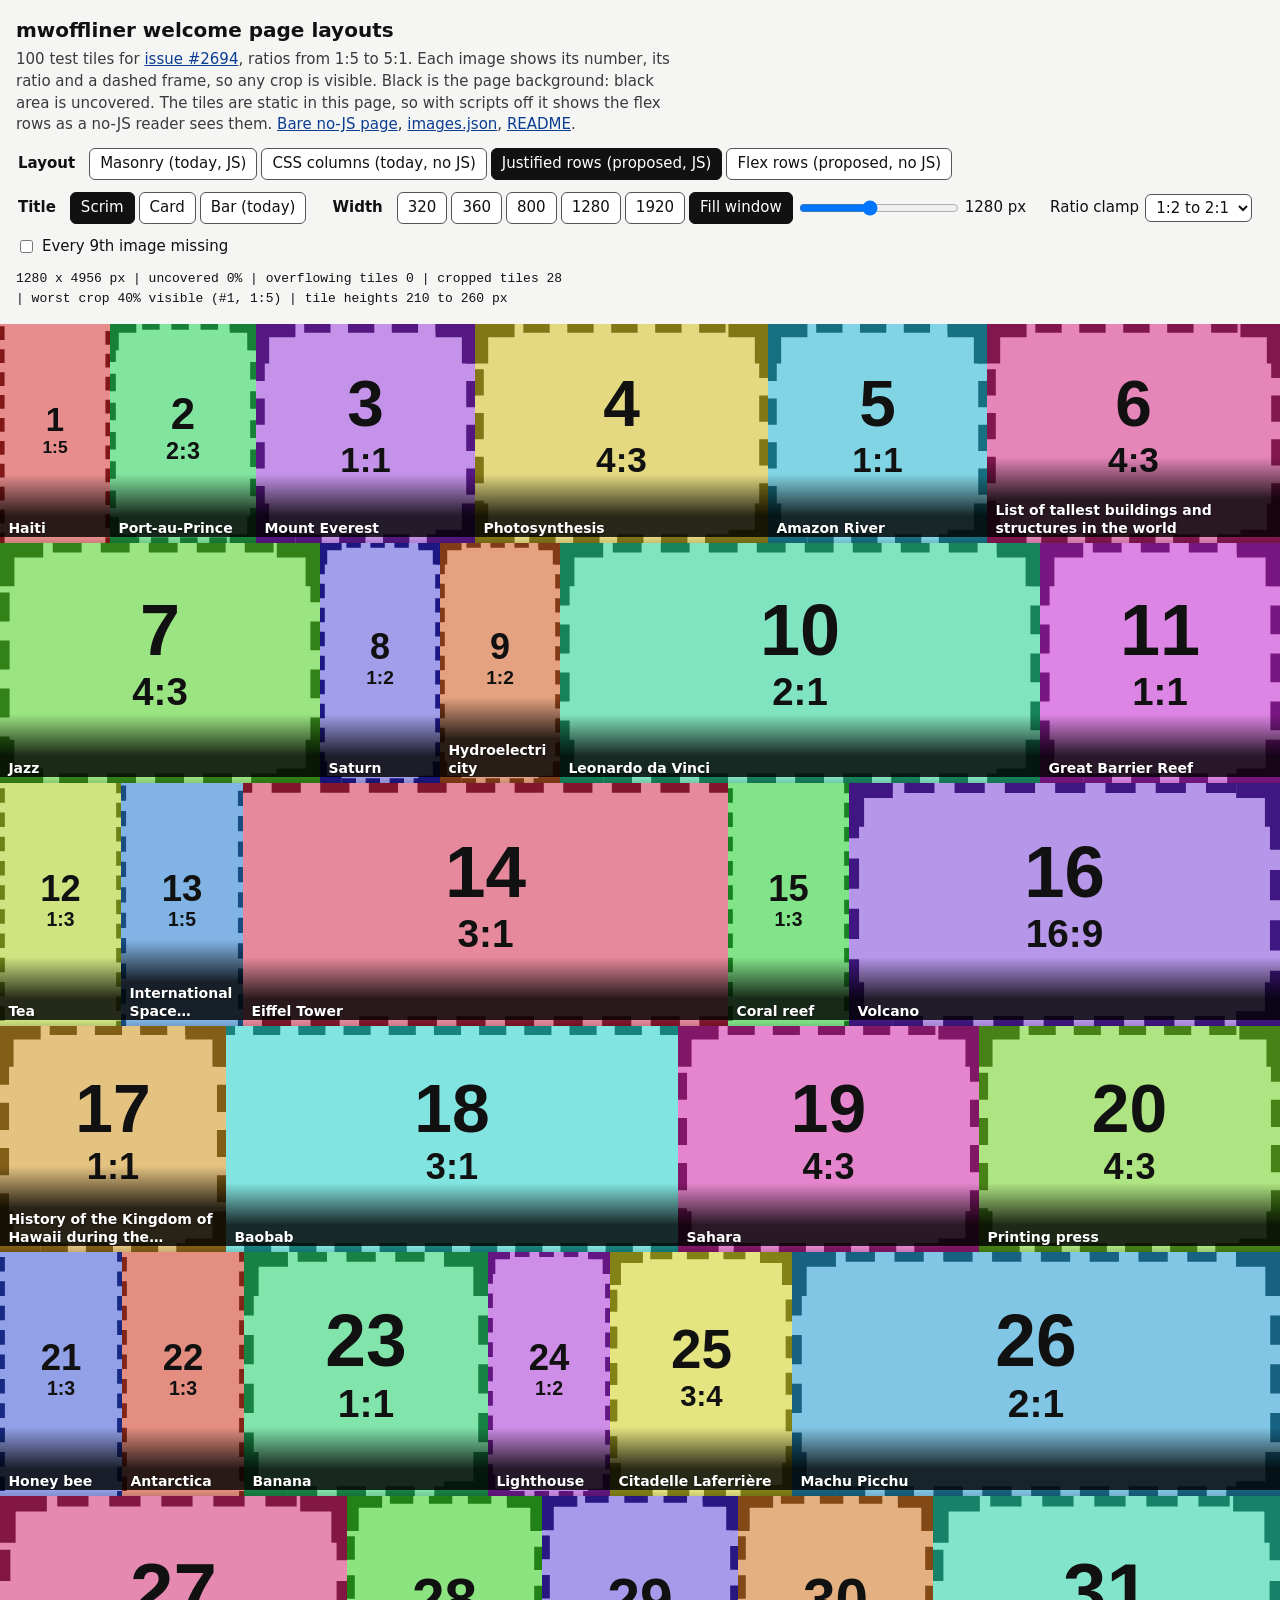
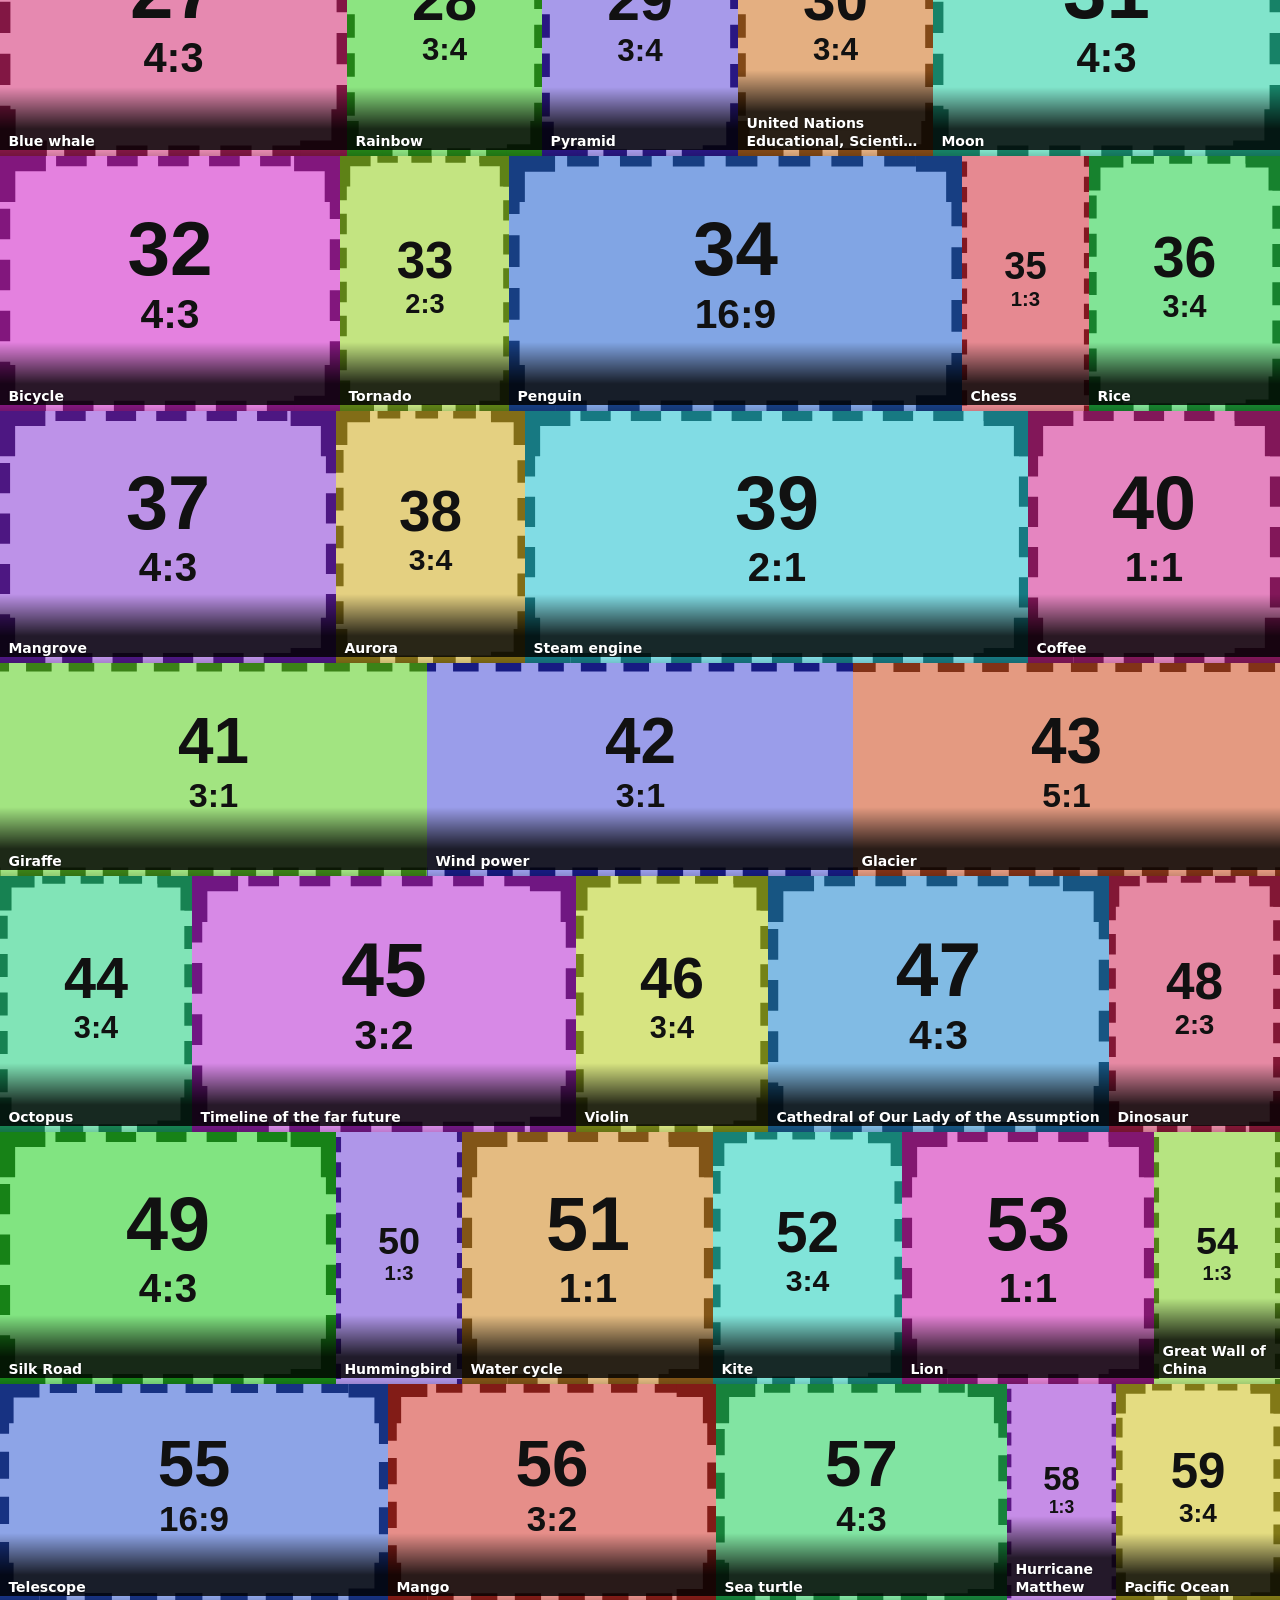
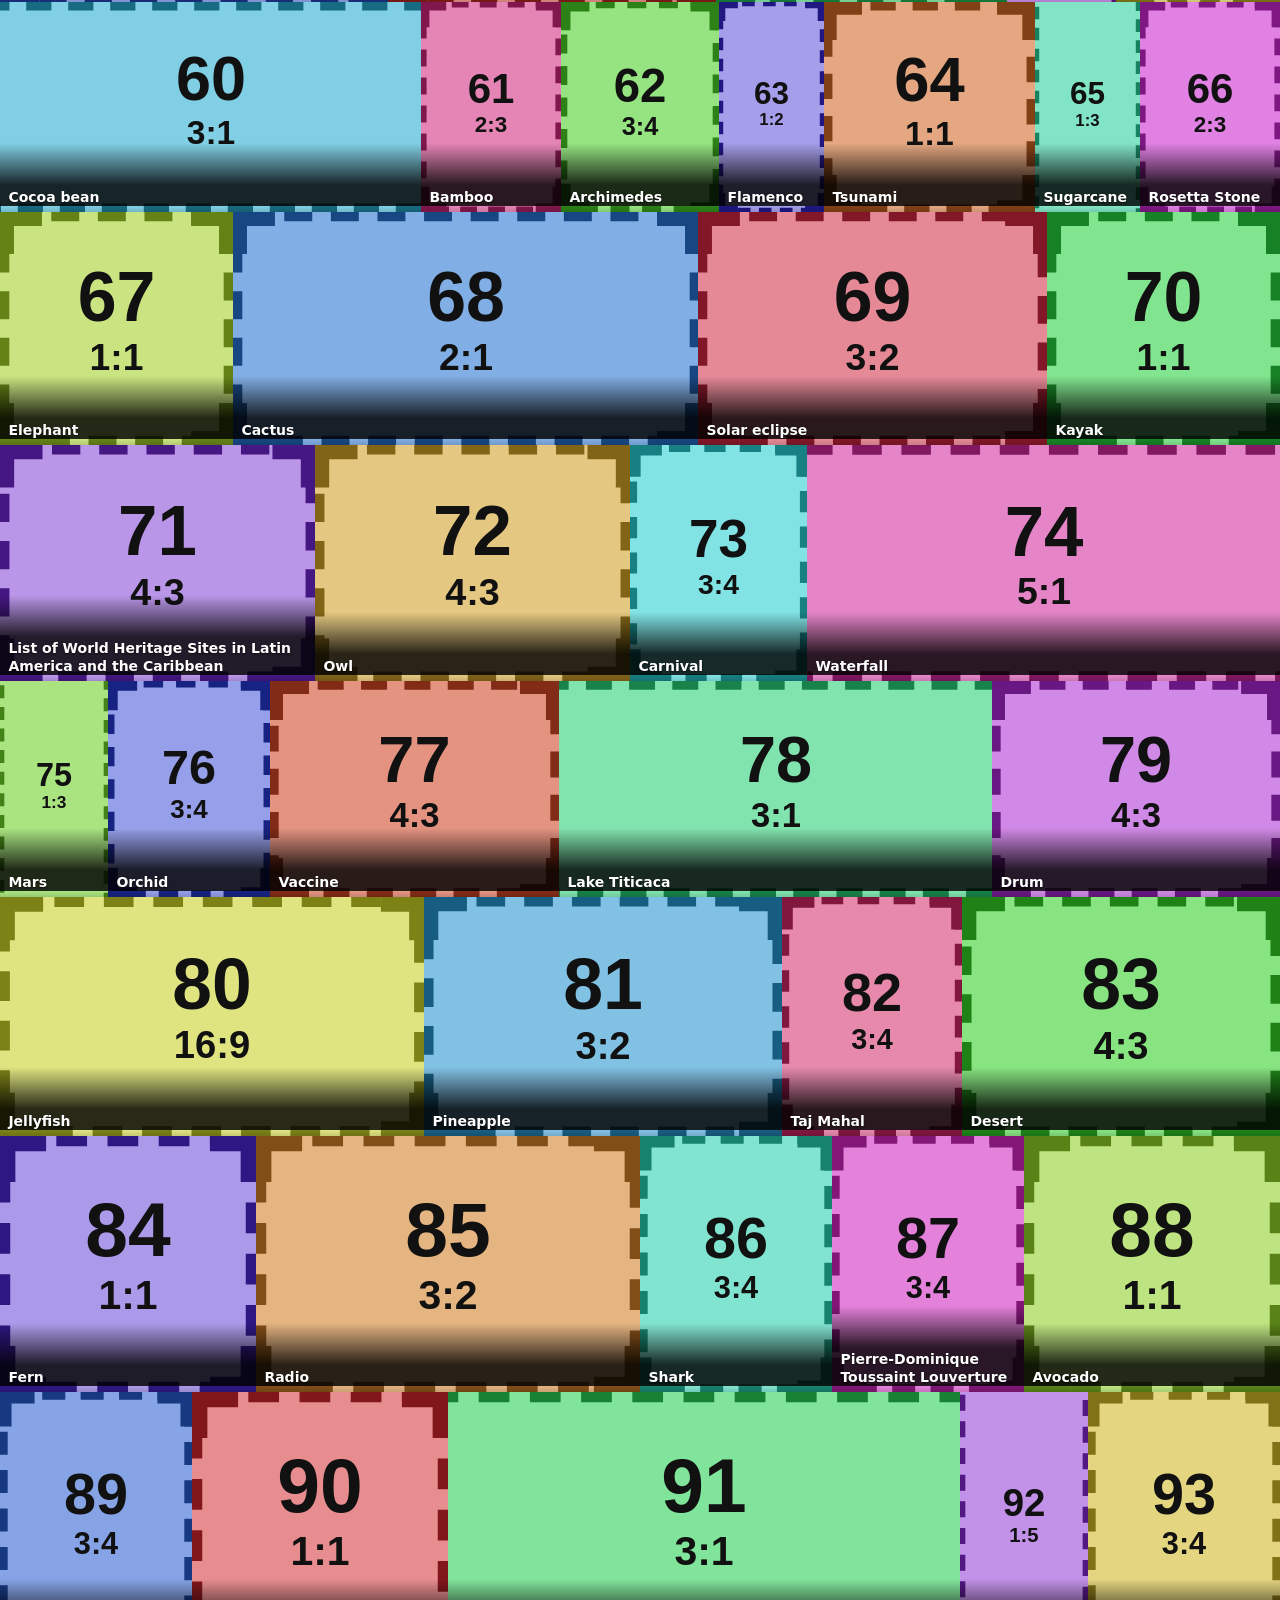
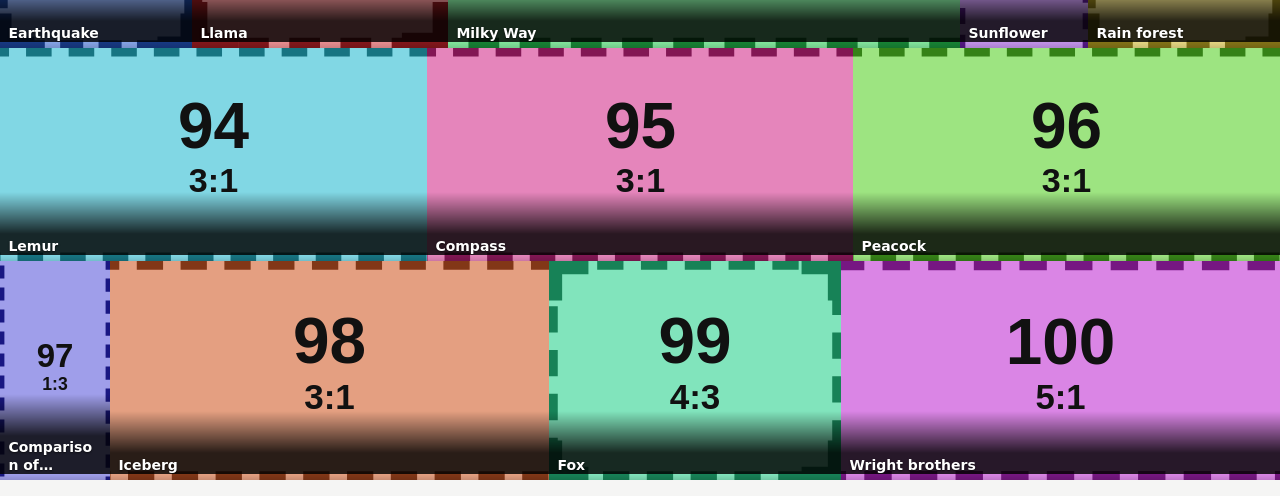
<file: poc/index.html>
<!doctype html>
<html lang="en">
<head>
<meta charset="utf-8">
<meta name="viewport" content="width=device-width, initial-scale=1">
<title>Welcome Page Layouts</title>
<link rel="stylesheet" href="poc.css">
<script defer src="vendor/masonry.min.js"></script>
<script defer src="layouts/current.js"></script>
<script defer src="layouts/justified.js"></script>
<script defer src="layouts/flex.js"></script>
<script defer src="poc.js"></script>
</head>
<body>
<header>
  <h1>mwoffliner welcome page layouts</h1>
  <p>100 test tiles for <a href="https://github.com/openzim/mwoffliner/issues/2694">issue #2694</a>, ratios from 1:5 to 5:1. Each image shows its number, its ratio and a dashed frame, so any crop is visible. Black is the page background: black area is uncovered. The tiles are static in this page, so with scripts off it shows the flex rows as a no-JS reader sees them. <a href="nojs.html">Bare no-JS page</a>, <a href="images.json">images.json</a>, <a href="README.md">README</a>.</p>
  <noscript><style>.controls, #metrics { display: none; }</style><p>Scripts are off, so this is the proposed layout as a reader without JavaScript gets it: CSS flex rows with the scrim title. With scripts on, the same tiles become justified rows and the controls below appear.</p></noscript>
  <div class="controls">
    <fieldset class="seg" id="layouts"><legend>Layout</legend></fieldset>
    <fieldset class="seg">
      <legend>Title</legend>
      <input type="radio" name="title" id="t-scrim" value="scrim"><label for="t-scrim">Scrim</label>
      <input type="radio" name="title" id="t-card" value="card"><label for="t-card">Card</label>
      <input type="radio" name="title" id="t-bar" value="bar"><label for="t-bar">Bar (today)</label>
    </fieldset>
    <fieldset class="seg">
      <legend>Width</legend>
      <input type="radio" name="width" id="w-320" value="320"><label for="w-320">320</label>
      <input type="radio" name="width" id="w-360" value="360"><label for="w-360">360</label>
      <input type="radio" name="width" id="w-800" value="800"><label for="w-800">800</label>
      <input type="radio" name="width" id="w-1280" value="1280"><label for="w-1280">1280</label>
      <input type="radio" name="width" id="w-1920" value="1920"><label for="w-1920">1920</label>
      <input type="radio" name="width" id="w-fill" value="fill"><label for="w-fill">Fill window</label>
      <input type="range" id="width-range" min="280" max="2560" step="10" aria-label="Width in pixels">
      <span id="width-value"></span>
    </fieldset>
    <label class="check">Ratio clamp
      <select id="clamp">
        <option value="2">1:2 to 2:1</option>
        <option value="3">1:3 to 3:1</option>
        <option value="5">1:5 to 5:1</option>
        <option value="off">off</option>
      </select>
    </label>
    <label class="check"><input type="checkbox" id="missing"> Every 9th image missing</label>
  </div>
  <p id="metrics" aria-live="polite"></p>
</header>
<div class="stage"><div class="frame"><div id="content" class="layout-rows" data-title="scrim">
<!-- tiles -->
<a class="item" href="#tile-1" data-ratio="0.2000" style="--r:0.2000"><figure><img loading="lazy" src="images/001.svg" width="120" height="600" alt=""><figcaption>Haiti</figcaption></figure></a>
<a class="item" href="#tile-2" data-ratio="0.6667" style="--r:0.6667"><figure><img loading="lazy" src="images/002.svg" width="400" height="600" alt=""><figcaption>Port-au-Prince</figcaption></figure></a>
<a class="item" href="#tile-3" data-ratio="1.0000" style="--r:1.0000"><figure><img loading="lazy" src="images/003.svg" width="600" height="600" alt=""><figcaption>Mount Everest</figcaption></figure></a>
<a class="item" href="#tile-4" data-ratio="1.3333" style="--r:1.3333"><figure><img loading="lazy" src="images/004.svg" width="600" height="450" alt=""><figcaption>Photosynthesis</figcaption></figure></a>
<a class="item" href="#tile-5" data-ratio="1.0000" style="--r:1.0000"><figure><img loading="lazy" src="images/005.svg" width="600" height="600" alt=""><figcaption>Amazon River</figcaption></figure></a>
<a class="item" href="#tile-6" data-ratio="1.3333" style="--r:1.3333"><figure><img loading="lazy" src="images/006.svg" width="600" height="450" alt=""><figcaption>List of tallest buildings and structures in the world</figcaption></figure></a>
<a class="item" href="#tile-7" data-ratio="1.3333" style="--r:1.3333"><figure><img loading="lazy" src="images/007.svg" width="600" height="450" alt=""><figcaption>Jazz</figcaption></figure></a>
<a class="item" href="#tile-8" data-ratio="0.5000" style="--r:0.5000"><figure><img loading="lazy" src="images/008.svg" width="300" height="600" alt=""><figcaption>Saturn</figcaption></figure></a>
<a class="item" href="#tile-9" data-ratio="0.5000" style="--r:0.5000"><figure><img loading="lazy" src="images/009.svg" width="300" height="600" alt=""><figcaption>Hydroelectricity</figcaption></figure></a>
<a class="item" href="#tile-10" data-ratio="2.0000" style="--r:2.0000"><figure><img loading="lazy" src="images/010.svg" width="600" height="300" alt=""><figcaption>Leonardo da Vinci</figcaption></figure></a>
<a class="item" href="#tile-11" data-ratio="1.0000" style="--r:1.0000"><figure><img loading="lazy" src="images/011.svg" width="600" height="600" alt=""><figcaption>Great Barrier Reef</figcaption></figure></a>
<a class="item" href="#tile-12" data-ratio="0.3333" style="--r:0.3333"><figure><img loading="lazy" src="images/012.svg" width="200" height="600" alt=""><figcaption>Tea</figcaption></figure></a>
<a class="item" href="#tile-13" data-ratio="0.2000" style="--r:0.2000"><figure><img loading="lazy" src="images/013.svg" width="120" height="600" alt=""><figcaption>International Space Station</figcaption></figure></a>
<a class="item" href="#tile-14" data-ratio="3.0000" style="--r:3.0000"><figure><img loading="lazy" src="images/014.svg" width="600" height="200" alt=""><figcaption>Eiffel Tower</figcaption></figure></a>
<a class="item" href="#tile-15" data-ratio="0.3333" style="--r:0.3333"><figure><img loading="lazy" src="images/015.svg" width="200" height="600" alt=""><figcaption>Coral reef</figcaption></figure></a>
<a class="item" href="#tile-16" data-ratio="1.7751" style="--r:1.7751"><figure><img loading="lazy" src="images/016.svg" width="600" height="338" alt=""><figcaption>Volcano</figcaption></figure></a>
<a class="item" href="#tile-17" data-ratio="1.0000" style="--r:1.0000"><figure><img loading="lazy" src="images/017.svg" width="600" height="600" alt=""><figcaption>History of the Kingdom of Hawaii during the nineteenth century</figcaption></figure></a>
<a class="item" href="#tile-18" data-ratio="3.0000" style="--r:3.0000"><figure><img loading="lazy" src="images/018.svg" width="600" height="200" alt=""><figcaption>Baobab</figcaption></figure></a>
<a class="item" href="#tile-19" data-ratio="1.3333" style="--r:1.3333"><figure><img loading="lazy" src="images/019.svg" width="600" height="450" alt=""><figcaption>Sahara</figcaption></figure></a>
<a class="item" href="#tile-20" data-ratio="1.3333" style="--r:1.3333"><figure><img loading="lazy" src="images/020.svg" width="600" height="450" alt=""><figcaption>Printing press</figcaption></figure></a>
<a class="item" href="#tile-21" data-ratio="0.3333" style="--r:0.3333"><figure><img loading="lazy" src="images/021.svg" width="200" height="600" alt=""><figcaption>Honey bee</figcaption></figure></a>
<a class="item" href="#tile-22" data-ratio="0.3333" style="--r:0.3333"><figure><img loading="lazy" src="images/022.svg" width="200" height="600" alt=""><figcaption>Antarctica</figcaption></figure></a>
<a class="item" href="#tile-23" data-ratio="1.0000" style="--r:1.0000"><figure><img loading="lazy" src="images/023.svg" width="600" height="600" alt=""><figcaption>Banana</figcaption></figure></a>
<a class="item" href="#tile-24" data-ratio="0.5000" style="--r:0.5000"><figure><img loading="lazy" src="images/024.svg" width="300" height="600" alt=""><figcaption>Lighthouse</figcaption></figure></a>
<a class="item" href="#tile-25" data-ratio="0.7500" style="--r:0.7500"><figure><img loading="lazy" src="images/025.svg" width="450" height="600" alt=""><figcaption>Citadelle Laferrière</figcaption></figure></a>
<a class="item" href="#tile-26" data-ratio="2.0000" style="--r:2.0000"><figure><img loading="lazy" src="images/026.svg" width="600" height="300" alt=""><figcaption>Machu Picchu</figcaption></figure></a>
<a class="item" href="#tile-27" data-ratio="1.3333" style="--r:1.3333"><figure><img loading="lazy" src="images/027.svg" width="600" height="450" alt=""><figcaption>Blue whale</figcaption></figure></a>
<a class="item" href="#tile-28" data-ratio="0.7500" style="--r:0.7500"><figure><img loading="lazy" src="images/028.svg" width="450" height="600" alt=""><figcaption>Rainbow</figcaption></figure></a>
<a class="item" href="#tile-29" data-ratio="0.7500" style="--r:0.7500"><figure><img loading="lazy" src="images/029.svg" width="450" height="600" alt=""><figcaption>Pyramid</figcaption></figure></a>
<a class="item" href="#tile-30" data-ratio="0.7500" style="--r:0.7500"><figure><img loading="lazy" src="images/030.svg" width="450" height="600" alt=""><figcaption>United Nations Educational, Scientific and Cultural Organization</figcaption></figure></a>
<a class="item" href="#tile-31" data-ratio="1.3333" style="--r:1.3333"><figure><img loading="lazy" src="images/031.svg" width="600" height="450" alt=""><figcaption>Moon</figcaption></figure></a>
<a class="item" href="#tile-32" data-ratio="1.3333" style="--r:1.3333"><figure><img loading="lazy" src="images/032.svg" width="600" height="450" alt=""><figcaption>Bicycle</figcaption></figure></a>
<a class="item" href="#tile-33" data-ratio="0.6667" style="--r:0.6667"><figure><img loading="lazy" src="images/033.svg" width="400" height="600" alt=""><figcaption>Tornado</figcaption></figure></a>
<a class="item" href="#tile-34" data-ratio="1.7751" style="--r:1.7751"><figure><img loading="lazy" src="images/034.svg" width="600" height="338" alt=""><figcaption>Penguin</figcaption></figure></a>
<a class="item" href="#tile-35" data-ratio="0.3333" style="--r:0.3333"><figure><img loading="lazy" src="images/035.svg" width="200" height="600" alt=""><figcaption>Chess</figcaption></figure></a>
<a class="item" href="#tile-36" data-ratio="0.7500" style="--r:0.7500"><figure><img loading="lazy" src="images/036.svg" width="450" height="600" alt=""><figcaption>Rice</figcaption></figure></a>
<a class="item" href="#tile-37" data-ratio="1.3333" style="--r:1.3333"><figure><img loading="lazy" src="images/037.svg" width="600" height="450" alt=""><figcaption>Mangrove</figcaption></figure></a>
<a class="item" href="#tile-38" data-ratio="0.7500" style="--r:0.7500"><figure><img loading="lazy" src="images/038.svg" width="450" height="600" alt=""><figcaption>Aurora</figcaption></figure></a>
<a class="item" href="#tile-39" data-ratio="2.0000" style="--r:2.0000"><figure><img loading="lazy" src="images/039.svg" width="600" height="300" alt=""><figcaption>Steam engine</figcaption></figure></a>
<a class="item" href="#tile-40" data-ratio="1.0000" style="--r:1.0000"><figure><img loading="lazy" src="images/040.svg" width="600" height="600" alt=""><figcaption>Coffee</figcaption></figure></a>
<a class="item" href="#tile-41" data-ratio="3.0000" style="--r:3.0000"><figure><img loading="lazy" src="images/041.svg" width="600" height="200" alt=""><figcaption>Giraffe</figcaption></figure></a>
<a class="item" href="#tile-42" data-ratio="3.0000" style="--r:3.0000"><figure><img loading="lazy" src="images/042.svg" width="600" height="200" alt=""><figcaption>Wind power</figcaption></figure></a>
<a class="item" href="#tile-43" data-ratio="5.0000" style="--r:5.0000"><figure><img loading="lazy" src="images/043.svg" width="600" height="120" alt=""><figcaption>Glacier</figcaption></figure></a>
<a class="item" href="#tile-44" data-ratio="0.7500" style="--r:0.7500"><figure><img loading="lazy" src="images/044.svg" width="450" height="600" alt=""><figcaption>Octopus</figcaption></figure></a>
<a class="item" href="#tile-45" data-ratio="1.5000" style="--r:1.5000"><figure><img loading="lazy" src="images/045.svg" width="600" height="400" alt=""><figcaption>Timeline of the far future</figcaption></figure></a>
<a class="item" href="#tile-46" data-ratio="0.7500" style="--r:0.7500"><figure><img loading="lazy" src="images/046.svg" width="450" height="600" alt=""><figcaption>Violin</figcaption></figure></a>
<a class="item" href="#tile-47" data-ratio="1.3333" style="--r:1.3333"><figure><img loading="lazy" src="images/047.svg" width="600" height="450" alt=""><figcaption>Cathedral of Our Lady of the Assumption</figcaption></figure></a>
<a class="item" href="#tile-48" data-ratio="0.6667" style="--r:0.6667"><figure><img loading="lazy" src="images/048.svg" width="400" height="600" alt=""><figcaption>Dinosaur</figcaption></figure></a>
<a class="item" href="#tile-49" data-ratio="1.3333" style="--r:1.3333"><figure><img loading="lazy" src="images/049.svg" width="600" height="450" alt=""><figcaption>Silk Road</figcaption></figure></a>
<a class="item" href="#tile-50" data-ratio="0.3333" style="--r:0.3333"><figure><img loading="lazy" src="images/050.svg" width="200" height="600" alt=""><figcaption>Hummingbird</figcaption></figure></a>
<a class="item" href="#tile-51" data-ratio="1.0000" style="--r:1.0000"><figure><img loading="lazy" src="images/051.svg" width="600" height="600" alt=""><figcaption>Water cycle</figcaption></figure></a>
<a class="item" href="#tile-52" data-ratio="0.7500" style="--r:0.7500"><figure><img loading="lazy" src="images/052.svg" width="450" height="600" alt=""><figcaption>Kite</figcaption></figure></a>
<a class="item" href="#tile-53" data-ratio="1.0000" style="--r:1.0000"><figure><img loading="lazy" src="images/053.svg" width="600" height="600" alt=""><figcaption>Lion</figcaption></figure></a>
<a class="item" href="#tile-54" data-ratio="0.3333" style="--r:0.3333"><figure><img loading="lazy" src="images/054.svg" width="200" height="600" alt=""><figcaption>Great Wall of China</figcaption></figure></a>
<a class="item" href="#tile-55" data-ratio="1.7751" style="--r:1.7751"><figure><img loading="lazy" src="images/055.svg" width="600" height="338" alt=""><figcaption>Telescope</figcaption></figure></a>
<a class="item" href="#tile-56" data-ratio="1.5000" style="--r:1.5000"><figure><img loading="lazy" src="images/056.svg" width="600" height="400" alt=""><figcaption>Mango</figcaption></figure></a>
<a class="item" href="#tile-57" data-ratio="1.3333" style="--r:1.3333"><figure><img loading="lazy" src="images/057.svg" width="600" height="450" alt=""><figcaption>Sea turtle</figcaption></figure></a>
<a class="item" href="#tile-58" data-ratio="0.3333" style="--r:0.3333"><figure><img loading="lazy" src="images/058.svg" width="200" height="600" alt=""><figcaption>Hurricane Matthew</figcaption></figure></a>
<a class="item" href="#tile-59" data-ratio="0.7500" style="--r:0.7500"><figure><img loading="lazy" src="images/059.svg" width="450" height="600" alt=""><figcaption>Pacific Ocean</figcaption></figure></a>
<a class="item" href="#tile-60" data-ratio="3.0000" style="--r:3.0000"><figure><img loading="lazy" src="images/060.svg" width="600" height="200" alt=""><figcaption>Cocoa bean</figcaption></figure></a>
<a class="item" href="#tile-61" data-ratio="0.6667" style="--r:0.6667"><figure><img loading="lazy" src="images/061.svg" width="400" height="600" alt=""><figcaption>Bamboo</figcaption></figure></a>
<a class="item" href="#tile-62" data-ratio="0.7500" style="--r:0.7500"><figure><img loading="lazy" src="images/062.svg" width="450" height="600" alt=""><figcaption>Archimedes</figcaption></figure></a>
<a class="item" href="#tile-63" data-ratio="0.5000" style="--r:0.5000"><figure><img loading="lazy" src="images/063.svg" width="300" height="600" alt=""><figcaption>Flamenco</figcaption></figure></a>
<a class="item" href="#tile-64" data-ratio="1.0000" style="--r:1.0000"><figure><img loading="lazy" src="images/064.svg" width="600" height="600" alt=""><figcaption>Tsunami</figcaption></figure></a>
<a class="item" href="#tile-65" data-ratio="0.3333" style="--r:0.3333"><figure><img loading="lazy" src="images/065.svg" width="200" height="600" alt=""><figcaption>Sugarcane</figcaption></figure></a>
<a class="item" href="#tile-66" data-ratio="0.6667" style="--r:0.6667"><figure><img loading="lazy" src="images/066.svg" width="400" height="600" alt=""><figcaption>Rosetta Stone</figcaption></figure></a>
<a class="item" href="#tile-67" data-ratio="1.0000" style="--r:1.0000"><figure><img loading="lazy" src="images/067.svg" width="600" height="600" alt=""><figcaption>Elephant</figcaption></figure></a>
<a class="item" href="#tile-68" data-ratio="2.0000" style="--r:2.0000"><figure><img loading="lazy" src="images/068.svg" width="600" height="300" alt=""><figcaption>Cactus</figcaption></figure></a>
<a class="item" href="#tile-69" data-ratio="1.5000" style="--r:1.5000"><figure><img loading="lazy" src="images/069.svg" width="600" height="400" alt=""><figcaption>Solar eclipse</figcaption></figure></a>
<a class="item" href="#tile-70" data-ratio="1.0000" style="--r:1.0000"><figure><img loading="lazy" src="images/070.svg" width="600" height="600" alt=""><figcaption>Kayak</figcaption></figure></a>
<a class="item" href="#tile-71" data-ratio="1.3333" style="--r:1.3333"><figure><img loading="lazy" src="images/071.svg" width="600" height="450" alt=""><figcaption>List of World Heritage Sites in Latin America and the Caribbean</figcaption></figure></a>
<a class="item" href="#tile-72" data-ratio="1.3333" style="--r:1.3333"><figure><img loading="lazy" src="images/072.svg" width="600" height="450" alt=""><figcaption>Owl</figcaption></figure></a>
<a class="item" href="#tile-73" data-ratio="0.7500" style="--r:0.7500"><figure><img loading="lazy" src="images/073.svg" width="450" height="600" alt=""><figcaption>Carnival</figcaption></figure></a>
<a class="item" href="#tile-74" data-ratio="5.0000" style="--r:5.0000"><figure><img loading="lazy" src="images/074.svg" width="600" height="120" alt=""><figcaption>Waterfall</figcaption></figure></a>
<a class="item" href="#tile-75" data-ratio="0.3333" style="--r:0.3333"><figure><img loading="lazy" src="images/075.svg" width="200" height="600" alt=""><figcaption>Mars</figcaption></figure></a>
<a class="item" href="#tile-76" data-ratio="0.7500" style="--r:0.7500"><figure><img loading="lazy" src="images/076.svg" width="450" height="600" alt=""><figcaption>Orchid</figcaption></figure></a>
<a class="item" href="#tile-77" data-ratio="1.3333" style="--r:1.3333"><figure><img loading="lazy" src="images/077.svg" width="600" height="450" alt=""><figcaption>Vaccine</figcaption></figure></a>
<a class="item" href="#tile-78" data-ratio="3.0000" style="--r:3.0000"><figure><img loading="lazy" src="images/078.svg" width="600" height="200" alt=""><figcaption>Lake Titicaca</figcaption></figure></a>
<a class="item" href="#tile-79" data-ratio="1.3333" style="--r:1.3333"><figure><img loading="lazy" src="images/079.svg" width="600" height="450" alt=""><figcaption>Drum</figcaption></figure></a>
<a class="item" href="#tile-80" data-ratio="1.7751" style="--r:1.7751"><figure><img loading="lazy" src="images/080.svg" width="600" height="338" alt=""><figcaption>Jellyfish</figcaption></figure></a>
<a class="item" href="#tile-81" data-ratio="1.5000" style="--r:1.5000"><figure><img loading="lazy" src="images/081.svg" width="600" height="400" alt=""><figcaption>Pineapple</figcaption></figure></a>
<a class="item" href="#tile-82" data-ratio="0.7500" style="--r:0.7500"><figure><img loading="lazy" src="images/082.svg" width="450" height="600" alt=""><figcaption>Taj Mahal</figcaption></figure></a>
<a class="item" href="#tile-83" data-ratio="1.3333" style="--r:1.3333"><figure><img loading="lazy" src="images/083.svg" width="600" height="450" alt=""><figcaption>Desert</figcaption></figure></a>
<a class="item" href="#tile-84" data-ratio="1.0000" style="--r:1.0000"><figure><img loading="lazy" src="images/084.svg" width="600" height="600" alt=""><figcaption>Fern</figcaption></figure></a>
<a class="item" href="#tile-85" data-ratio="1.5000" style="--r:1.5000"><figure><img loading="lazy" src="images/085.svg" width="600" height="400" alt=""><figcaption>Radio</figcaption></figure></a>
<a class="item" href="#tile-86" data-ratio="0.7500" style="--r:0.7500"><figure><img loading="lazy" src="images/086.svg" width="450" height="600" alt=""><figcaption>Shark</figcaption></figure></a>
<a class="item" href="#tile-87" data-ratio="0.7500" style="--r:0.7500"><figure><img loading="lazy" src="images/087.svg" width="450" height="600" alt=""><figcaption>Pierre-Dominique Toussaint Louverture</figcaption></figure></a>
<a class="item" href="#tile-88" data-ratio="1.0000" style="--r:1.0000"><figure><img loading="lazy" src="images/088.svg" width="600" height="600" alt=""><figcaption>Avocado</figcaption></figure></a>
<a class="item" href="#tile-89" data-ratio="0.7500" style="--r:0.7500"><figure><img loading="lazy" src="images/089.svg" width="450" height="600" alt=""><figcaption>Earthquake</figcaption></figure></a>
<a class="item" href="#tile-90" data-ratio="1.0000" style="--r:1.0000"><figure><img loading="lazy" src="images/090.svg" width="600" height="600" alt=""><figcaption>Llama</figcaption></figure></a>
<a class="item" href="#tile-91" data-ratio="3.0000" style="--r:3.0000"><figure><img loading="lazy" src="images/091.svg" width="600" height="200" alt=""><figcaption>Milky Way</figcaption></figure></a>
<a class="item" href="#tile-92" data-ratio="0.2000" style="--r:0.2000"><figure><img loading="lazy" src="images/092.svg" width="120" height="600" alt=""><figcaption>Sunflower</figcaption></figure></a>
<a class="item" href="#tile-93" data-ratio="0.7500" style="--r:0.7500"><figure><img loading="lazy" src="images/093.svg" width="450" height="600" alt=""><figcaption>Rain forest</figcaption></figure></a>
<a class="item" href="#tile-94" data-ratio="3.0000" style="--r:3.0000"><figure><img loading="lazy" src="images/094.svg" width="600" height="200" alt=""><figcaption>Lemur</figcaption></figure></a>
<a class="item" href="#tile-95" data-ratio="3.0000" style="--r:3.0000"><figure><img loading="lazy" src="images/095.svg" width="600" height="200" alt=""><figcaption>Compass</figcaption></figure></a>
<a class="item" href="#tile-96" data-ratio="3.0000" style="--r:3.0000"><figure><img loading="lazy" src="images/096.svg" width="600" height="200" alt=""><figcaption>Peacock</figcaption></figure></a>
<a class="item" href="#tile-97" data-ratio="0.3333" style="--r:0.3333"><figure><img loading="lazy" src="images/097.svg" width="200" height="600" alt=""><figcaption>Comparison of programming languages (basic instructions)</figcaption></figure></a>
<a class="item" href="#tile-98" data-ratio="3.0000" style="--r:3.0000"><figure><img loading="lazy" src="images/098.svg" width="600" height="200" alt=""><figcaption>Iceberg</figcaption></figure></a>
<a class="item" href="#tile-99" data-ratio="1.3333" style="--r:1.3333"><figure><img loading="lazy" src="images/099.svg" width="600" height="450" alt=""><figcaption>Fox</figcaption></figure></a>
<a class="item" href="#tile-100" data-ratio="5.0000" style="--r:5.0000"><figure><img loading="lazy" src="images/100.svg" width="600" height="120" alt=""><figcaption>Wright brothers</figcaption></figure></a>
<!-- /tiles -->
</div></div></div>
</body>
</html>
</file>
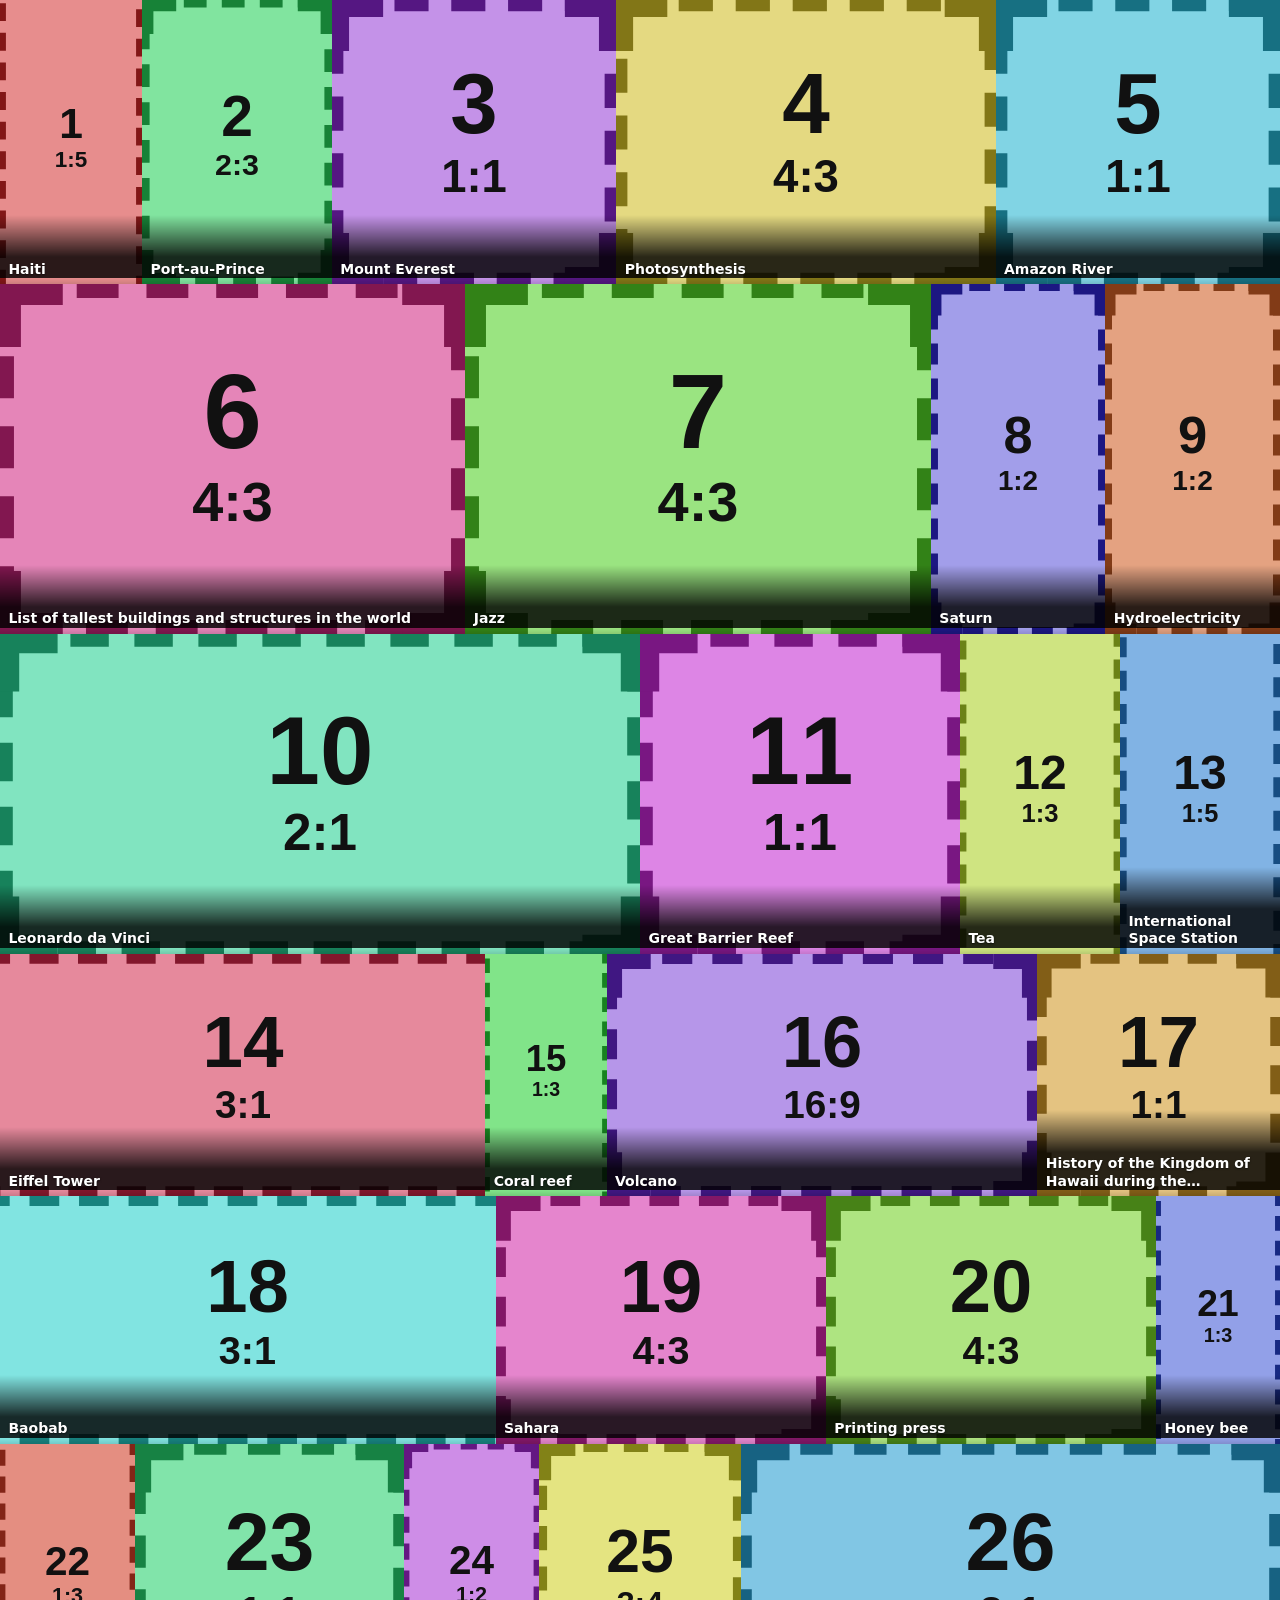
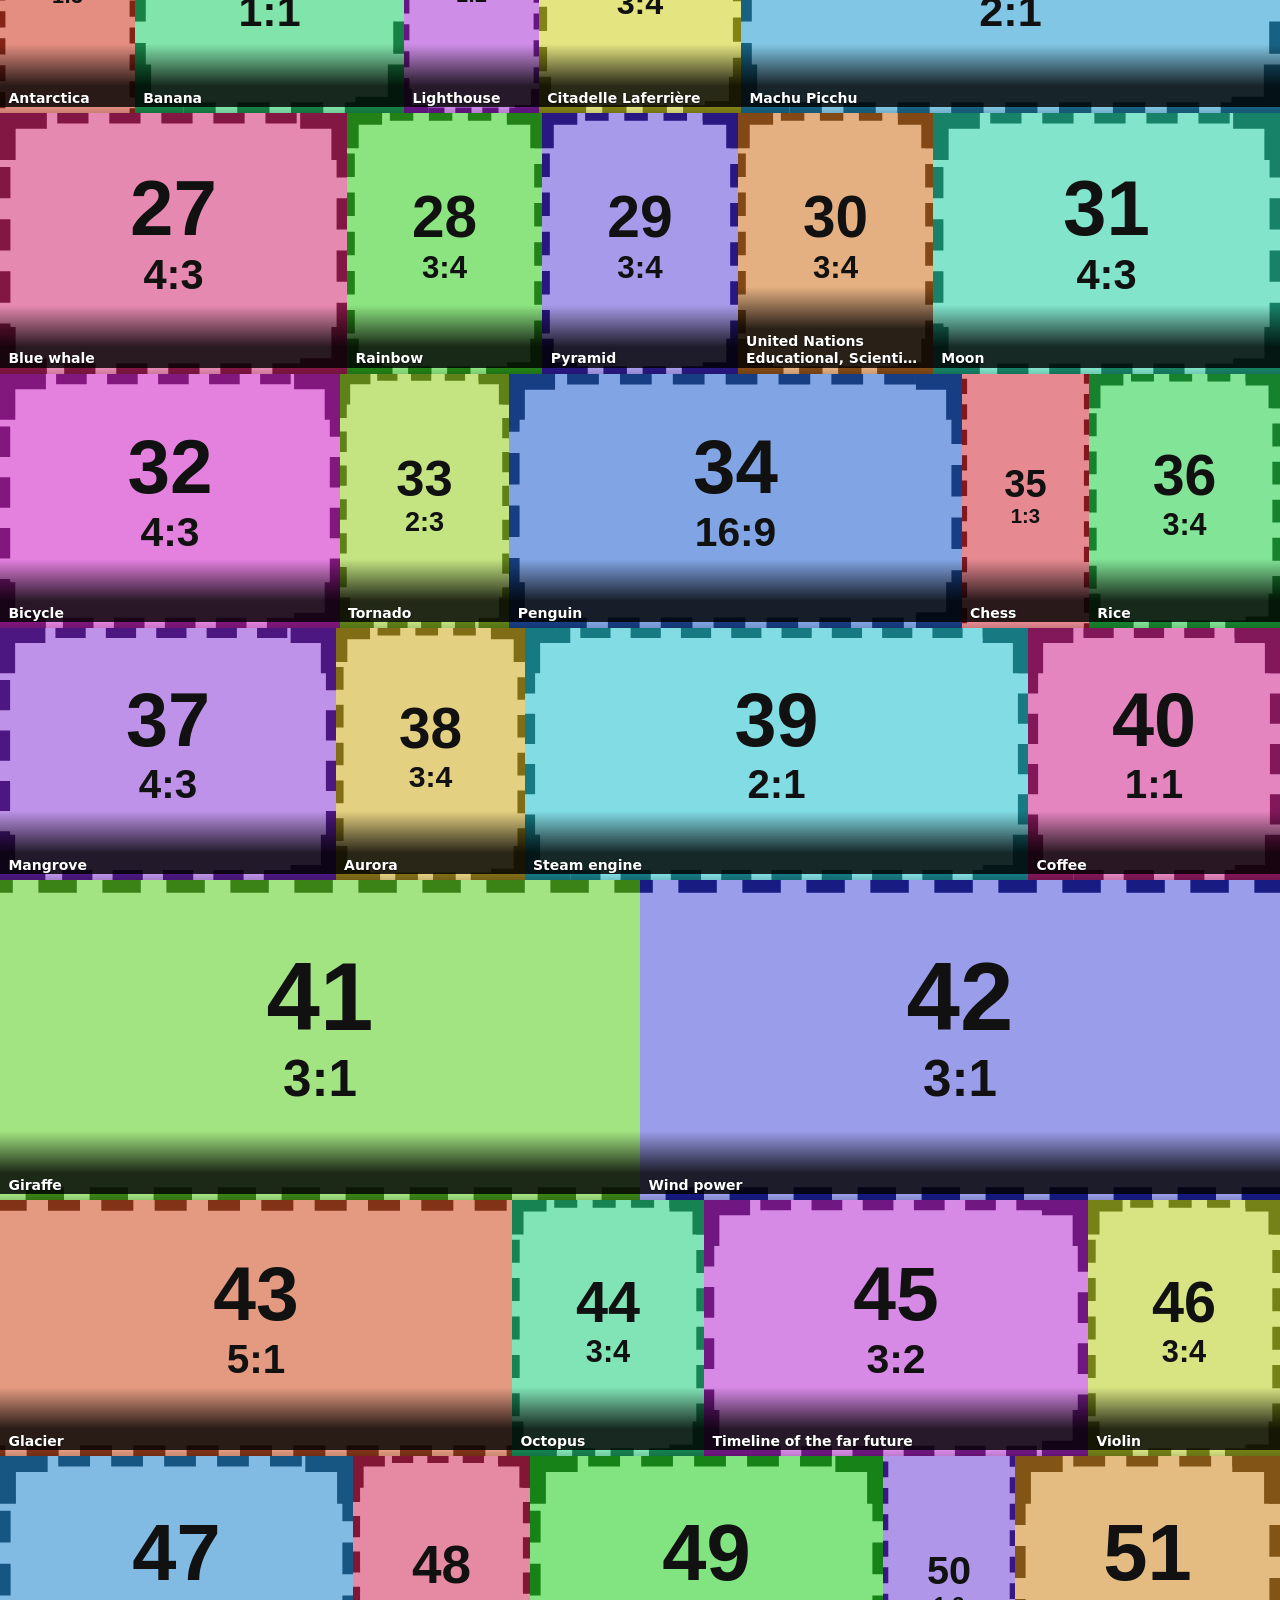
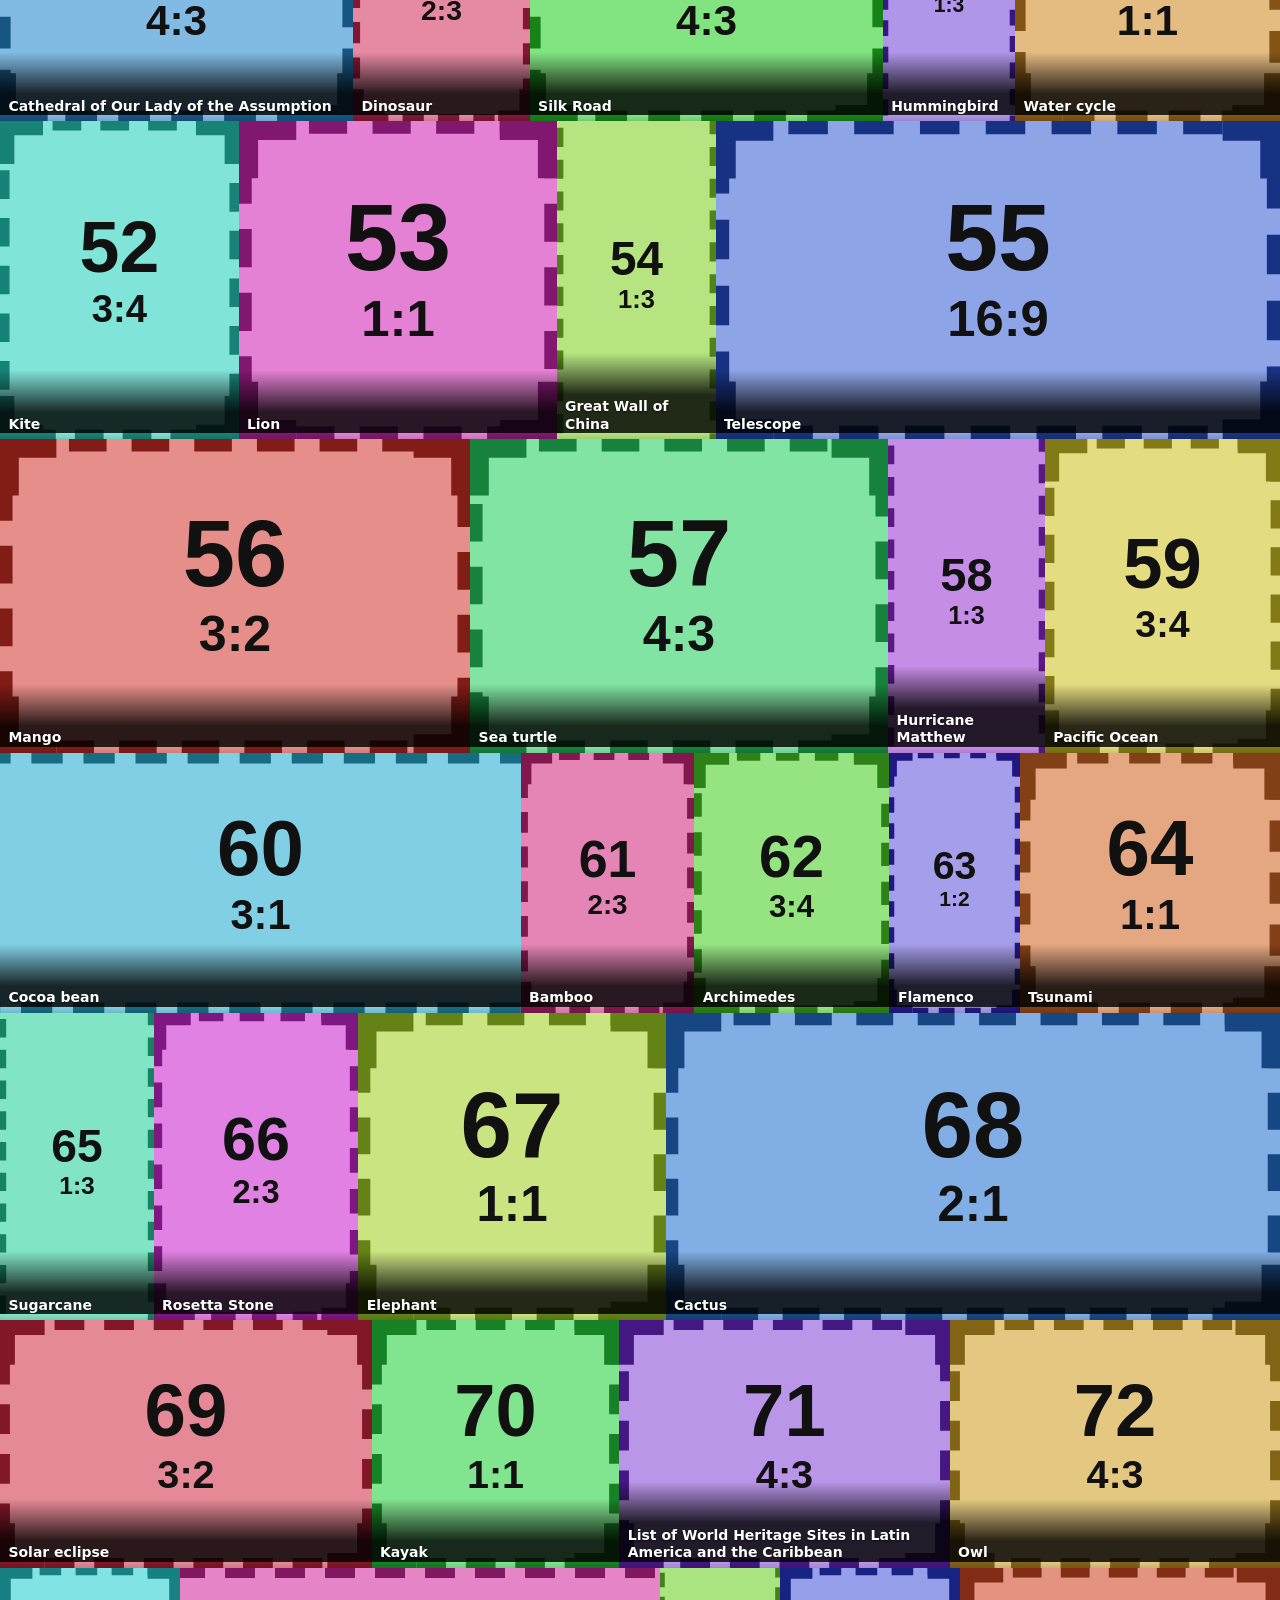
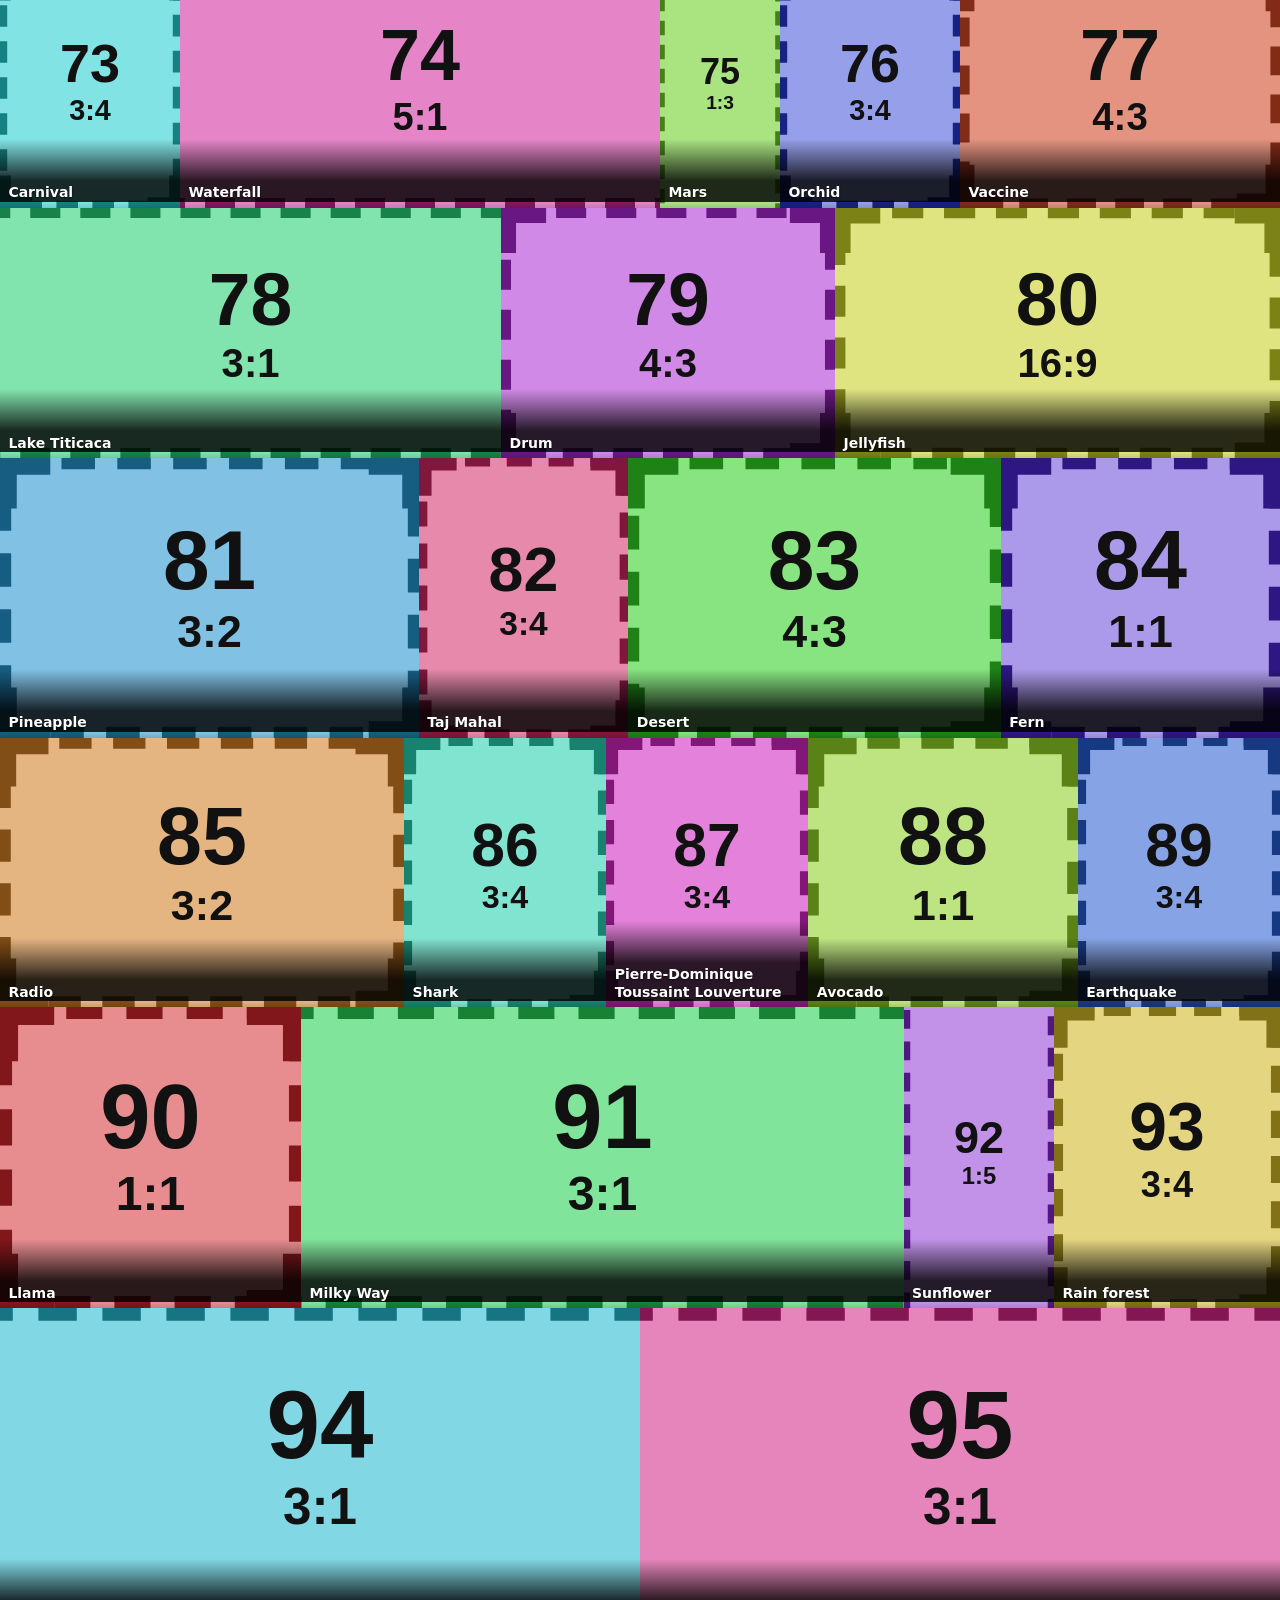
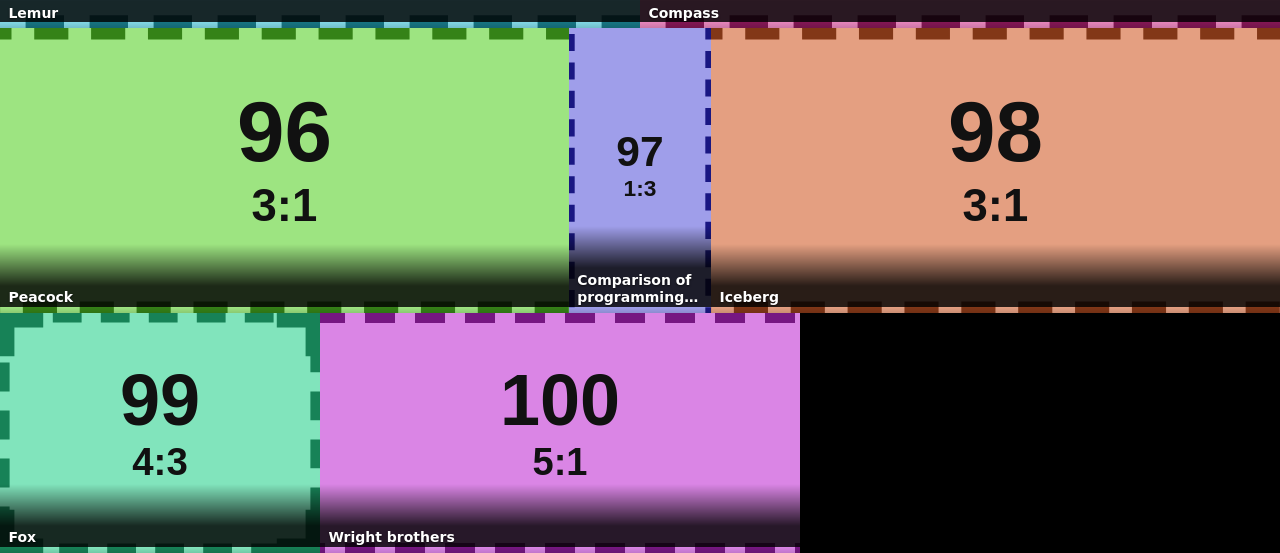
<file: poc/nojs.html>
<!doctype html>
<html lang="en">
<head>
<meta charset="utf-8">
<meta name="viewport" content="width=device-width, initial-scale=1">
<title>No-JS fallback, 100 tiles</title>
<link rel="stylesheet" href="poc.css">
</head>
<body class="bare">
<div class="frame"><div id="content" class="layout-rows" data-title="scrim">
<a class="item" href="#tile-1" data-ratio="0.2000" style="--r:0.2000"><figure><img loading="lazy" src="images/001.svg" width="120" height="600" alt=""><figcaption>Haiti</figcaption></figure></a>
<a class="item" href="#tile-2" data-ratio="0.6667" style="--r:0.6667"><figure><img loading="lazy" src="images/002.svg" width="400" height="600" alt=""><figcaption>Port-au-Prince</figcaption></figure></a>
<a class="item" href="#tile-3" data-ratio="1.0000" style="--r:1.0000"><figure><img loading="lazy" src="images/003.svg" width="600" height="600" alt=""><figcaption>Mount Everest</figcaption></figure></a>
<a class="item" href="#tile-4" data-ratio="1.3333" style="--r:1.3333"><figure><img loading="lazy" src="images/004.svg" width="600" height="450" alt=""><figcaption>Photosynthesis</figcaption></figure></a>
<a class="item" href="#tile-5" data-ratio="1.0000" style="--r:1.0000"><figure><img loading="lazy" src="images/005.svg" width="600" height="600" alt=""><figcaption>Amazon River</figcaption></figure></a>
<a class="item" href="#tile-6" data-ratio="1.3333" style="--r:1.3333"><figure><img loading="lazy" src="images/006.svg" width="600" height="450" alt=""><figcaption>List of tallest buildings and structures in the world</figcaption></figure></a>
<a class="item" href="#tile-7" data-ratio="1.3333" style="--r:1.3333"><figure><img loading="lazy" src="images/007.svg" width="600" height="450" alt=""><figcaption>Jazz</figcaption></figure></a>
<a class="item" href="#tile-8" data-ratio="0.5000" style="--r:0.5000"><figure><img loading="lazy" src="images/008.svg" width="300" height="600" alt=""><figcaption>Saturn</figcaption></figure></a>
<a class="item" href="#tile-9" data-ratio="0.5000" style="--r:0.5000"><figure><img loading="lazy" src="images/009.svg" width="300" height="600" alt=""><figcaption>Hydroelectricity</figcaption></figure></a>
<a class="item" href="#tile-10" data-ratio="2.0000" style="--r:2.0000"><figure><img loading="lazy" src="images/010.svg" width="600" height="300" alt=""><figcaption>Leonardo da Vinci</figcaption></figure></a>
<a class="item" href="#tile-11" data-ratio="1.0000" style="--r:1.0000"><figure><img loading="lazy" src="images/011.svg" width="600" height="600" alt=""><figcaption>Great Barrier Reef</figcaption></figure></a>
<a class="item" href="#tile-12" data-ratio="0.3333" style="--r:0.3333"><figure><img loading="lazy" src="images/012.svg" width="200" height="600" alt=""><figcaption>Tea</figcaption></figure></a>
<a class="item" href="#tile-13" data-ratio="0.2000" style="--r:0.2000"><figure><img loading="lazy" src="images/013.svg" width="120" height="600" alt=""><figcaption>International Space Station</figcaption></figure></a>
<a class="item" href="#tile-14" data-ratio="3.0000" style="--r:3.0000"><figure><img loading="lazy" src="images/014.svg" width="600" height="200" alt=""><figcaption>Eiffel Tower</figcaption></figure></a>
<a class="item" href="#tile-15" data-ratio="0.3333" style="--r:0.3333"><figure><img loading="lazy" src="images/015.svg" width="200" height="600" alt=""><figcaption>Coral reef</figcaption></figure></a>
<a class="item" href="#tile-16" data-ratio="1.7751" style="--r:1.7751"><figure><img loading="lazy" src="images/016.svg" width="600" height="338" alt=""><figcaption>Volcano</figcaption></figure></a>
<a class="item" href="#tile-17" data-ratio="1.0000" style="--r:1.0000"><figure><img loading="lazy" src="images/017.svg" width="600" height="600" alt=""><figcaption>History of the Kingdom of Hawaii during the nineteenth century</figcaption></figure></a>
<a class="item" href="#tile-18" data-ratio="3.0000" style="--r:3.0000"><figure><img loading="lazy" src="images/018.svg" width="600" height="200" alt=""><figcaption>Baobab</figcaption></figure></a>
<a class="item" href="#tile-19" data-ratio="1.3333" style="--r:1.3333"><figure><img loading="lazy" src="images/019.svg" width="600" height="450" alt=""><figcaption>Sahara</figcaption></figure></a>
<a class="item" href="#tile-20" data-ratio="1.3333" style="--r:1.3333"><figure><img loading="lazy" src="images/020.svg" width="600" height="450" alt=""><figcaption>Printing press</figcaption></figure></a>
<a class="item" href="#tile-21" data-ratio="0.3333" style="--r:0.3333"><figure><img loading="lazy" src="images/021.svg" width="200" height="600" alt=""><figcaption>Honey bee</figcaption></figure></a>
<a class="item" href="#tile-22" data-ratio="0.3333" style="--r:0.3333"><figure><img loading="lazy" src="images/022.svg" width="200" height="600" alt=""><figcaption>Antarctica</figcaption></figure></a>
<a class="item" href="#tile-23" data-ratio="1.0000" style="--r:1.0000"><figure><img loading="lazy" src="images/023.svg" width="600" height="600" alt=""><figcaption>Banana</figcaption></figure></a>
<a class="item" href="#tile-24" data-ratio="0.5000" style="--r:0.5000"><figure><img loading="lazy" src="images/024.svg" width="300" height="600" alt=""><figcaption>Lighthouse</figcaption></figure></a>
<a class="item" href="#tile-25" data-ratio="0.7500" style="--r:0.7500"><figure><img loading="lazy" src="images/025.svg" width="450" height="600" alt=""><figcaption>Citadelle Laferrière</figcaption></figure></a>
<a class="item" href="#tile-26" data-ratio="2.0000" style="--r:2.0000"><figure><img loading="lazy" src="images/026.svg" width="600" height="300" alt=""><figcaption>Machu Picchu</figcaption></figure></a>
<a class="item" href="#tile-27" data-ratio="1.3333" style="--r:1.3333"><figure><img loading="lazy" src="images/027.svg" width="600" height="450" alt=""><figcaption>Blue whale</figcaption></figure></a>
<a class="item" href="#tile-28" data-ratio="0.7500" style="--r:0.7500"><figure><img loading="lazy" src="images/028.svg" width="450" height="600" alt=""><figcaption>Rainbow</figcaption></figure></a>
<a class="item" href="#tile-29" data-ratio="0.7500" style="--r:0.7500"><figure><img loading="lazy" src="images/029.svg" width="450" height="600" alt=""><figcaption>Pyramid</figcaption></figure></a>
<a class="item" href="#tile-30" data-ratio="0.7500" style="--r:0.7500"><figure><img loading="lazy" src="images/030.svg" width="450" height="600" alt=""><figcaption>United Nations Educational, Scientific and Cultural Organization</figcaption></figure></a>
<a class="item" href="#tile-31" data-ratio="1.3333" style="--r:1.3333"><figure><img loading="lazy" src="images/031.svg" width="600" height="450" alt=""><figcaption>Moon</figcaption></figure></a>
<a class="item" href="#tile-32" data-ratio="1.3333" style="--r:1.3333"><figure><img loading="lazy" src="images/032.svg" width="600" height="450" alt=""><figcaption>Bicycle</figcaption></figure></a>
<a class="item" href="#tile-33" data-ratio="0.6667" style="--r:0.6667"><figure><img loading="lazy" src="images/033.svg" width="400" height="600" alt=""><figcaption>Tornado</figcaption></figure></a>
<a class="item" href="#tile-34" data-ratio="1.7751" style="--r:1.7751"><figure><img loading="lazy" src="images/034.svg" width="600" height="338" alt=""><figcaption>Penguin</figcaption></figure></a>
<a class="item" href="#tile-35" data-ratio="0.3333" style="--r:0.3333"><figure><img loading="lazy" src="images/035.svg" width="200" height="600" alt=""><figcaption>Chess</figcaption></figure></a>
<a class="item" href="#tile-36" data-ratio="0.7500" style="--r:0.7500"><figure><img loading="lazy" src="images/036.svg" width="450" height="600" alt=""><figcaption>Rice</figcaption></figure></a>
<a class="item" href="#tile-37" data-ratio="1.3333" style="--r:1.3333"><figure><img loading="lazy" src="images/037.svg" width="600" height="450" alt=""><figcaption>Mangrove</figcaption></figure></a>
<a class="item" href="#tile-38" data-ratio="0.7500" style="--r:0.7500"><figure><img loading="lazy" src="images/038.svg" width="450" height="600" alt=""><figcaption>Aurora</figcaption></figure></a>
<a class="item" href="#tile-39" data-ratio="2.0000" style="--r:2.0000"><figure><img loading="lazy" src="images/039.svg" width="600" height="300" alt=""><figcaption>Steam engine</figcaption></figure></a>
<a class="item" href="#tile-40" data-ratio="1.0000" style="--r:1.0000"><figure><img loading="lazy" src="images/040.svg" width="600" height="600" alt=""><figcaption>Coffee</figcaption></figure></a>
<a class="item" href="#tile-41" data-ratio="3.0000" style="--r:3.0000"><figure><img loading="lazy" src="images/041.svg" width="600" height="200" alt=""><figcaption>Giraffe</figcaption></figure></a>
<a class="item" href="#tile-42" data-ratio="3.0000" style="--r:3.0000"><figure><img loading="lazy" src="images/042.svg" width="600" height="200" alt=""><figcaption>Wind power</figcaption></figure></a>
<a class="item" href="#tile-43" data-ratio="5.0000" style="--r:5.0000"><figure><img loading="lazy" src="images/043.svg" width="600" height="120" alt=""><figcaption>Glacier</figcaption></figure></a>
<a class="item" href="#tile-44" data-ratio="0.7500" style="--r:0.7500"><figure><img loading="lazy" src="images/044.svg" width="450" height="600" alt=""><figcaption>Octopus</figcaption></figure></a>
<a class="item" href="#tile-45" data-ratio="1.5000" style="--r:1.5000"><figure><img loading="lazy" src="images/045.svg" width="600" height="400" alt=""><figcaption>Timeline of the far future</figcaption></figure></a>
<a class="item" href="#tile-46" data-ratio="0.7500" style="--r:0.7500"><figure><img loading="lazy" src="images/046.svg" width="450" height="600" alt=""><figcaption>Violin</figcaption></figure></a>
<a class="item" href="#tile-47" data-ratio="1.3333" style="--r:1.3333"><figure><img loading="lazy" src="images/047.svg" width="600" height="450" alt=""><figcaption>Cathedral of Our Lady of the Assumption</figcaption></figure></a>
<a class="item" href="#tile-48" data-ratio="0.6667" style="--r:0.6667"><figure><img loading="lazy" src="images/048.svg" width="400" height="600" alt=""><figcaption>Dinosaur</figcaption></figure></a>
<a class="item" href="#tile-49" data-ratio="1.3333" style="--r:1.3333"><figure><img loading="lazy" src="images/049.svg" width="600" height="450" alt=""><figcaption>Silk Road</figcaption></figure></a>
<a class="item" href="#tile-50" data-ratio="0.3333" style="--r:0.3333"><figure><img loading="lazy" src="images/050.svg" width="200" height="600" alt=""><figcaption>Hummingbird</figcaption></figure></a>
<a class="item" href="#tile-51" data-ratio="1.0000" style="--r:1.0000"><figure><img loading="lazy" src="images/051.svg" width="600" height="600" alt=""><figcaption>Water cycle</figcaption></figure></a>
<a class="item" href="#tile-52" data-ratio="0.7500" style="--r:0.7500"><figure><img loading="lazy" src="images/052.svg" width="450" height="600" alt=""><figcaption>Kite</figcaption></figure></a>
<a class="item" href="#tile-53" data-ratio="1.0000" style="--r:1.0000"><figure><img loading="lazy" src="images/053.svg" width="600" height="600" alt=""><figcaption>Lion</figcaption></figure></a>
<a class="item" href="#tile-54" data-ratio="0.3333" style="--r:0.3333"><figure><img loading="lazy" src="images/054.svg" width="200" height="600" alt=""><figcaption>Great Wall of China</figcaption></figure></a>
<a class="item" href="#tile-55" data-ratio="1.7751" style="--r:1.7751"><figure><img loading="lazy" src="images/055.svg" width="600" height="338" alt=""><figcaption>Telescope</figcaption></figure></a>
<a class="item" href="#tile-56" data-ratio="1.5000" style="--r:1.5000"><figure><img loading="lazy" src="images/056.svg" width="600" height="400" alt=""><figcaption>Mango</figcaption></figure></a>
<a class="item" href="#tile-57" data-ratio="1.3333" style="--r:1.3333"><figure><img loading="lazy" src="images/057.svg" width="600" height="450" alt=""><figcaption>Sea turtle</figcaption></figure></a>
<a class="item" href="#tile-58" data-ratio="0.3333" style="--r:0.3333"><figure><img loading="lazy" src="images/058.svg" width="200" height="600" alt=""><figcaption>Hurricane Matthew</figcaption></figure></a>
<a class="item" href="#tile-59" data-ratio="0.7500" style="--r:0.7500"><figure><img loading="lazy" src="images/059.svg" width="450" height="600" alt=""><figcaption>Pacific Ocean</figcaption></figure></a>
<a class="item" href="#tile-60" data-ratio="3.0000" style="--r:3.0000"><figure><img loading="lazy" src="images/060.svg" width="600" height="200" alt=""><figcaption>Cocoa bean</figcaption></figure></a>
<a class="item" href="#tile-61" data-ratio="0.6667" style="--r:0.6667"><figure><img loading="lazy" src="images/061.svg" width="400" height="600" alt=""><figcaption>Bamboo</figcaption></figure></a>
<a class="item" href="#tile-62" data-ratio="0.7500" style="--r:0.7500"><figure><img loading="lazy" src="images/062.svg" width="450" height="600" alt=""><figcaption>Archimedes</figcaption></figure></a>
<a class="item" href="#tile-63" data-ratio="0.5000" style="--r:0.5000"><figure><img loading="lazy" src="images/063.svg" width="300" height="600" alt=""><figcaption>Flamenco</figcaption></figure></a>
<a class="item" href="#tile-64" data-ratio="1.0000" style="--r:1.0000"><figure><img loading="lazy" src="images/064.svg" width="600" height="600" alt=""><figcaption>Tsunami</figcaption></figure></a>
<a class="item" href="#tile-65" data-ratio="0.3333" style="--r:0.3333"><figure><img loading="lazy" src="images/065.svg" width="200" height="600" alt=""><figcaption>Sugarcane</figcaption></figure></a>
<a class="item" href="#tile-66" data-ratio="0.6667" style="--r:0.6667"><figure><img loading="lazy" src="images/066.svg" width="400" height="600" alt=""><figcaption>Rosetta Stone</figcaption></figure></a>
<a class="item" href="#tile-67" data-ratio="1.0000" style="--r:1.0000"><figure><img loading="lazy" src="images/067.svg" width="600" height="600" alt=""><figcaption>Elephant</figcaption></figure></a>
<a class="item" href="#tile-68" data-ratio="2.0000" style="--r:2.0000"><figure><img loading="lazy" src="images/068.svg" width="600" height="300" alt=""><figcaption>Cactus</figcaption></figure></a>
<a class="item" href="#tile-69" data-ratio="1.5000" style="--r:1.5000"><figure><img loading="lazy" src="images/069.svg" width="600" height="400" alt=""><figcaption>Solar eclipse</figcaption></figure></a>
<a class="item" href="#tile-70" data-ratio="1.0000" style="--r:1.0000"><figure><img loading="lazy" src="images/070.svg" width="600" height="600" alt=""><figcaption>Kayak</figcaption></figure></a>
<a class="item" href="#tile-71" data-ratio="1.3333" style="--r:1.3333"><figure><img loading="lazy" src="images/071.svg" width="600" height="450" alt=""><figcaption>List of World Heritage Sites in Latin America and the Caribbean</figcaption></figure></a>
<a class="item" href="#tile-72" data-ratio="1.3333" style="--r:1.3333"><figure><img loading="lazy" src="images/072.svg" width="600" height="450" alt=""><figcaption>Owl</figcaption></figure></a>
<a class="item" href="#tile-73" data-ratio="0.7500" style="--r:0.7500"><figure><img loading="lazy" src="images/073.svg" width="450" height="600" alt=""><figcaption>Carnival</figcaption></figure></a>
<a class="item" href="#tile-74" data-ratio="5.0000" style="--r:5.0000"><figure><img loading="lazy" src="images/074.svg" width="600" height="120" alt=""><figcaption>Waterfall</figcaption></figure></a>
<a class="item" href="#tile-75" data-ratio="0.3333" style="--r:0.3333"><figure><img loading="lazy" src="images/075.svg" width="200" height="600" alt=""><figcaption>Mars</figcaption></figure></a>
<a class="item" href="#tile-76" data-ratio="0.7500" style="--r:0.7500"><figure><img loading="lazy" src="images/076.svg" width="450" height="600" alt=""><figcaption>Orchid</figcaption></figure></a>
<a class="item" href="#tile-77" data-ratio="1.3333" style="--r:1.3333"><figure><img loading="lazy" src="images/077.svg" width="600" height="450" alt=""><figcaption>Vaccine</figcaption></figure></a>
<a class="item" href="#tile-78" data-ratio="3.0000" style="--r:3.0000"><figure><img loading="lazy" src="images/078.svg" width="600" height="200" alt=""><figcaption>Lake Titicaca</figcaption></figure></a>
<a class="item" href="#tile-79" data-ratio="1.3333" style="--r:1.3333"><figure><img loading="lazy" src="images/079.svg" width="600" height="450" alt=""><figcaption>Drum</figcaption></figure></a>
<a class="item" href="#tile-80" data-ratio="1.7751" style="--r:1.7751"><figure><img loading="lazy" src="images/080.svg" width="600" height="338" alt=""><figcaption>Jellyfish</figcaption></figure></a>
<a class="item" href="#tile-81" data-ratio="1.5000" style="--r:1.5000"><figure><img loading="lazy" src="images/081.svg" width="600" height="400" alt=""><figcaption>Pineapple</figcaption></figure></a>
<a class="item" href="#tile-82" data-ratio="0.7500" style="--r:0.7500"><figure><img loading="lazy" src="images/082.svg" width="450" height="600" alt=""><figcaption>Taj Mahal</figcaption></figure></a>
<a class="item" href="#tile-83" data-ratio="1.3333" style="--r:1.3333"><figure><img loading="lazy" src="images/083.svg" width="600" height="450" alt=""><figcaption>Desert</figcaption></figure></a>
<a class="item" href="#tile-84" data-ratio="1.0000" style="--r:1.0000"><figure><img loading="lazy" src="images/084.svg" width="600" height="600" alt=""><figcaption>Fern</figcaption></figure></a>
<a class="item" href="#tile-85" data-ratio="1.5000" style="--r:1.5000"><figure><img loading="lazy" src="images/085.svg" width="600" height="400" alt=""><figcaption>Radio</figcaption></figure></a>
<a class="item" href="#tile-86" data-ratio="0.7500" style="--r:0.7500"><figure><img loading="lazy" src="images/086.svg" width="450" height="600" alt=""><figcaption>Shark</figcaption></figure></a>
<a class="item" href="#tile-87" data-ratio="0.7500" style="--r:0.7500"><figure><img loading="lazy" src="images/087.svg" width="450" height="600" alt=""><figcaption>Pierre-Dominique Toussaint Louverture</figcaption></figure></a>
<a class="item" href="#tile-88" data-ratio="1.0000" style="--r:1.0000"><figure><img loading="lazy" src="images/088.svg" width="600" height="600" alt=""><figcaption>Avocado</figcaption></figure></a>
<a class="item" href="#tile-89" data-ratio="0.7500" style="--r:0.7500"><figure><img loading="lazy" src="images/089.svg" width="450" height="600" alt=""><figcaption>Earthquake</figcaption></figure></a>
<a class="item" href="#tile-90" data-ratio="1.0000" style="--r:1.0000"><figure><img loading="lazy" src="images/090.svg" width="600" height="600" alt=""><figcaption>Llama</figcaption></figure></a>
<a class="item" href="#tile-91" data-ratio="3.0000" style="--r:3.0000"><figure><img loading="lazy" src="images/091.svg" width="600" height="200" alt=""><figcaption>Milky Way</figcaption></figure></a>
<a class="item" href="#tile-92" data-ratio="0.2000" style="--r:0.2000"><figure><img loading="lazy" src="images/092.svg" width="120" height="600" alt=""><figcaption>Sunflower</figcaption></figure></a>
<a class="item" href="#tile-93" data-ratio="0.7500" style="--r:0.7500"><figure><img loading="lazy" src="images/093.svg" width="450" height="600" alt=""><figcaption>Rain forest</figcaption></figure></a>
<a class="item" href="#tile-94" data-ratio="3.0000" style="--r:3.0000"><figure><img loading="lazy" src="images/094.svg" width="600" height="200" alt=""><figcaption>Lemur</figcaption></figure></a>
<a class="item" href="#tile-95" data-ratio="3.0000" style="--r:3.0000"><figure><img loading="lazy" src="images/095.svg" width="600" height="200" alt=""><figcaption>Compass</figcaption></figure></a>
<a class="item" href="#tile-96" data-ratio="3.0000" style="--r:3.0000"><figure><img loading="lazy" src="images/096.svg" width="600" height="200" alt=""><figcaption>Peacock</figcaption></figure></a>
<a class="item" href="#tile-97" data-ratio="0.3333" style="--r:0.3333"><figure><img loading="lazy" src="images/097.svg" width="200" height="600" alt=""><figcaption>Comparison of programming languages (basic instructions)</figcaption></figure></a>
<a class="item" href="#tile-98" data-ratio="3.0000" style="--r:3.0000"><figure><img loading="lazy" src="images/098.svg" width="600" height="200" alt=""><figcaption>Iceberg</figcaption></figure></a>
<a class="item" href="#tile-99" data-ratio="1.3333" style="--r:1.3333"><figure><img loading="lazy" src="images/099.svg" width="600" height="450" alt=""><figcaption>Fox</figcaption></figure></a>
<a class="item" href="#tile-100" data-ratio="5.0000" style="--r:5.0000"><figure><img loading="lazy" src="images/100.svg" width="600" height="120" alt=""><figcaption>Wright brothers</figcaption></figure></a>
</div></div>
</body>
</html>
</file>
<file: poc/poc.css>
/* PoC chrome. The tile and layout rules below the line mirror
   res/mobile_main_page.css in mwoffliner, so they can be ported. */
:root {
  --ink: #111;
  --muted: #3a3a3a;
  --paper: #f5f5f4;
  --line: #555;
  color-scheme: light;
}
* {
  box-sizing: border-box;
}
body {
  margin: 0;
  background: var(--paper);
  color: var(--ink);
  font: 15px/1.45 system-ui, -apple-system, 'Segoe UI', Roboto, sans-serif;
}
body.bare {
  background: #000;
}
header {
  padding: 16px;
  max-width: 1280px;
}
h1 {
  font-size: 1.25rem;
  margin: 0 0 4px;
}
header p {
  margin: 0 0 12px;
  color: var(--muted);
  max-width: 70ch;
}
a {
  color: #0b3d91;
}
.controls {
  display: flex;
  flex-wrap: wrap;
  gap: 12px 24px;
  align-items: center;
}
fieldset {
  border: 0;
  margin: 0;
  padding: 0;
  display: flex;
  flex-wrap: wrap;
  gap: 4px;
  align-items: center;
}
legend {
  float: left;
  margin-right: 8px;
  font-weight: 600;
}
.seg input[type='radio'] {
  position: absolute;
  opacity: 0;
  pointer-events: none;
}
.seg label {
  border: 1px solid var(--line);
  border-radius: 6px;
  padding: 4px 10px;
  cursor: pointer;
  background: #fff;
}
.seg input:checked + label {
  background: var(--ink);
  border-color: var(--ink);
  color: #fff;
}
.seg input:focus-visible + label,
select:focus-visible,
input[type='range']:focus-visible,
input[type='checkbox']:focus-visible {
  outline: 3px solid #0b3d91;
  outline-offset: 2px;
}
select {
  font: inherit;
  padding: 3px 6px;
  border: 1px solid var(--line);
  border-radius: 6px;
  background: #fff;
  color: var(--ink);
}
input[type='range'] {
  width: 160px;
}
.check {
  display: flex;
  gap: 6px;
  align-items: center;
}
#metrics {
  margin: 12px 0 0;
  font: 13px/1.5 ui-monospace, SFMono-Regular, Menlo, monospace;
  color: var(--ink);
}
#metrics b.bad {
  background: #ffd9d6;
  color: #5c0700;
  padding: 0 4px;
}
.stage {
  overflow-x: auto;
  padding: 0 0 16px;
}
noscript p {
  margin: 0;
  padding: 8px 12px;
  background: #fff;
  border: 1px solid var(--line);
  border-radius: 6px;
  color: var(--ink);
}

/* ------------------------------------------------------------------
   Welcome page tiles. Same markup as makePageImageTile, plus the ratio:
   <a class="item" data-ratio="1.3333" style="--r:1.3333">
     <figure><img width height><figcaption>Title</figcaption></figure></a>
   One markup for every layout and every title style. With no script the
   proposed layout is plain CSS flex rows; justified.js only adds sizes.
   ------------------------------------------------------------------ */
.frame {
  container-type: inline-size;
  background: #000; /* #content is black today: any gap shows as a black box */
  margin: 0 auto;
  --rmin: 0.5;
  --rmax: 2;
  --cols: 2;
  --gap: 0px;
  --radius: 0px;
}
/* Column counts from mobile_main_page.css, as container queries so the
   width control works without resizing the window. */
@container (min-width: 768px) {
  #content { --cols: 3; }
}
@container (min-width: 1024px) {
  #content { --cols: 4; }
}
@container (min-width: 2024px) {
  #content { --cols: 8; }
}
@container (min-width: 4048px) {
  #content { --cols: 16; }
}
#content {
  position: relative;
  overflow: hidden;
  font-size: 1rem;
}
.item {
  display: block;
  position: relative;
  overflow: hidden;
  min-width: 0;
  color: #fff;
  text-decoration: none;
  border-radius: var(--radius);
}
.item figure {
  margin: 0;
  position: relative;
  height: 100%;
}
.item img {
  display: block;
  width: 100%;
  height: auto;
  background: #fff;
  transition: transform 0.3s;
}
@media (hover: hover) {
  .item:hover img {
    transform: scale(1.1);
  }
}
@media (prefers-reduced-motion: reduce) {
  .item img {
    transition: none;
  }
}
/* Title, 2 lines max, always visible. The bottom spacing is a transparent
   border, not padding: overflow clips at the padding edge, so a padding
   would let the top of a third line peek through under the clamp. */
.item figcaption {
  padding: 0.45em 0.6em 0;
  border-bottom: 0.45em solid transparent;
  color: #fff;
  font-weight: 700;
  font-size: 0.875em;
  line-height: 1.25;
  display: -webkit-box;
  -webkit-box-orient: vertical;
  -webkit-line-clamp: 2;
  overflow: hidden;
  overflow-wrap: break-word;
  hyphens: auto;
}
/* Tile without an image: tinted, title centred and larger.
   White on #1f3347 is 12.9:1. */
.item.noimg figure::before {
  content: '';
  display: block;
  aspect-ratio: 4 / 3;
  background: #1f3347;
}
.item.noimg figcaption {
  position: absolute;
  inset: 0;
  display: flex;
  align-items: center;
  justify-content: center;
  text-align: center;
  background: none;
  font-size: 1.05em;
  padding: 0.75em;
  border-bottom: 0;
  height: auto;
}

/* --- Title styles. [data-title] sits on #content. ---------------- */

/* (c) Today: bar over the image, white on 75% black. Over a pure white
   image that composites to #404040, 10.4:1. */
[data-title='bar'] .item figcaption {
  position: absolute;
  left: 0;
  right: 0;
  bottom: 0;
  background: rgba(0, 0, 0, 0.75);
}

/* (a) Scrim: the title sits over the image on a gradient that is clear
   at the top and 82% black where the text is. Over a pure white image
   the text zone composites to #2e2e2e, 13.6:1. */
[data-title='scrim'] .item figcaption {
  position: absolute;
  left: 0;
  right: 0;
  bottom: 0;
  padding-top: 3.25em;
  background: linear-gradient(to bottom, rgba(0, 0, 0, 0) 0, rgba(0, 0, 0, 0.82) 3em, rgba(0, 0, 0, 0.82) 100%);
  text-shadow: 0 1px 2px rgba(0, 0, 0, 0.6);
}

/* (b) Card: rounded tile, small gutter, title below the image on a
   dark label. #f2f2f2 on #1c1c1c is 15.2:1. */
/* The gutter and radius apply to the proposed rows; today's Masonry and
   CSS columns have no gutter to give, so there the card is only the label. */
.layout-rows[data-title='card'] {
  --gap: 8px;
  --radius: 8px;
  padding: var(--gap);
}
[data-title='card'] .item {
  background: #1c1c1c;
}
[data-title='card'] .item figcaption {
  position: static;
  color: #f2f2f2;
  height: calc(2 * 1.25em + 0.9em); /* two lines, fixed so rows stay level */
}
[data-title='card'] .item.noimg figcaption {
  position: static;
  display: -webkit-box;
  text-align: left;
  font-size: 0.875em;
  padding: 0.45em 0.6em 0;
  border-bottom: 0.45em solid transparent;
  height: calc(2 * 1.25em + 0.9em);
}

/* --- Layouts. ------------------------------------------------------- */

/* Current JS layout: Masonry positions the tiles, columns as today. */
.layout-masonry .item {
  width: calc(100% / var(--cols));
}

/* Current no-JS layout: CSS columns, as .nojs #content today. */
.layout-columns {
  column-count: var(--cols);
  column-gap: 0;
}
.layout-columns .item {
  display: inline-block;
  width: 100%;
  vertical-align: top;
}

/* Proposed, no script needed: flex rows. Each tile grows by its clamped
   ratio, so a row shares one image height and is exactly full width;
   the last row stays at natural height, left aligned, instead of being
   stretched. The image box takes the clamped ratio and crops to it. */
.layout-rows {
  display: flex;
  flex-wrap: wrap;
  gap: var(--gap);
  --row-h: calc(75cqw / var(--cols)); /* same tile size as the columns */
}
.layout-rows::after {
  content: '';
  flex: 1000000 1 0px;
}
.layout-rows.is-justified::after {
  content: none; /* every row is full, a filler would only add a row gap */
}
.layout-rows .item {
  --rc: clamp(var(--rmin), var(--r), var(--rmax));
  flex: var(--rc) 1 calc(var(--rc) * var(--row-h));
}
.layout-rows .item img {
  aspect-ratio: var(--rc);
  object-fit: cover;
}
.layout-rows .item.noimg figure::before {
  aspect-ratio: var(--rc);
}

/* Same markup, upgraded by justified.js: every tile gets a whole-pixel
   width and image height, so every row, the last one included, is full
   width. Nothing else changes; without the script the rules above hold. */
.layout-rows.is-justified .item {
  flex: none;
  width: var(--w);
}
.layout-rows.is-justified .item img,
.layout-rows.is-justified .item.noimg figure::before {
  aspect-ratio: auto;
  height: var(--h);
}
</file>
